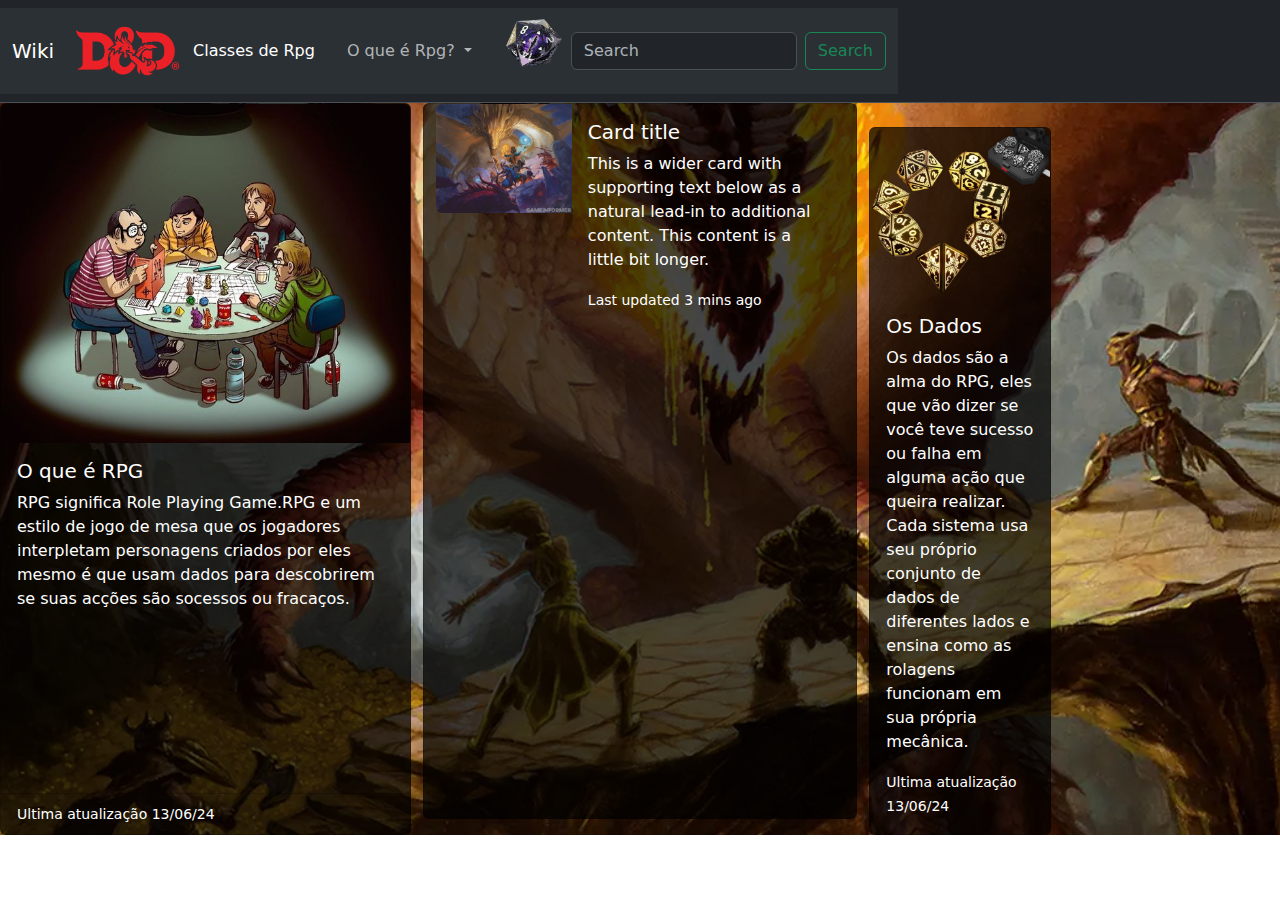
<file: SIte_Feira_CY2-main/SIte_Feira_CY2-main/SIte_Feira_CY2-main/SIte_Feira_CY2-main/SIte_Feira_CY2-main/Site_da_feira/index.html>
<!DOCTYPE html>
<html lang="en">
<head>
    <meta charset="UTF-8">
    <meta name="viewport" content="width=device-width, initial-scale=1.0">
    <title>Wiki D&D</title>
    <link href="https://cdn.jsdelivr.net/npm/bootstrap@5.3.3/dist/css/bootstrap.min.css" rel="stylesheet" integrity="sha384-QWTKZyjpPEjISv5WaRU9OFeRpok6YctnYmDr5pNlyT2bRjXh0JMhjY6hW+ALEwIH" crossorigin="anonymous">
</head>
<body class="corpo">
    <script src="https://cdn.jsdelivr.net/npm/bootstrap@5.3.3/dist/js/bootstrap.bundle.min.js" integrity="sha384-YvpcrYf0tY3lHB60NNkmXc5s9fDVZLESaAA55NDzOxhy9GkcIdslK1eN7N6jIeHz" crossorigin="anonymous"></script>
    <link rel="stylesheet" href="style.css">  

<!--NAV BAR-->

  <nav class="navbar bg-dark border-bottom border-body" data-bs-theme="dark">
    <nav class="navbar navbar-expand-lg bg-body-tertiary">
      <div class="container-fluid">
        <a class="navbar-brand" href="#">Wiki </a>
        <button class="navbar-toggler" type="button" data-bs-toggle="collapse" data-bs-target="#navbarSupportedContent" aria-controls="navbarSupportedContent" aria-expanded="false" aria-label="Toggle navigation">
          <span class="navbar-toggler-icon"></span>
        </button>
        <img src="imagens/logo.png" alt="RPG" width="115" height="60">
        <div class="collapse navbar-collapse" id="navbarSupportedContent">
          <ul class="navbar-nav me-auto mb-2 mb-lg-0">
            <li class="nav-item">
              <a class="nav-link active" aria-current="page" href="#">Classes de Rpg</a>
              <a href="classes.html"></a>
            </li>
            <li class="nav-item">
              <a class="nav-link" href="#"></a>
            </li>
            <li class="nav-item dropdown">
              <a class="nav-link dropdown-toggle" href="#" role="button" data-bs-toggle="dropdown" aria-expanded="false">
                O que é Rpg?
              </a>
              <ul class="dropdown-menu">
                <li><a class="dropdown-item" href="#">O que é?</a></li>
                <li><a class="dropdown-item" href="#">Como jogar?</a></li>
                <li><hr class="dropdown-divider"></li>
                <li><a class="dropdown-item" href="#">O que é precisa?</a></li>
              </ul>
            </li>
            <li class="nav-item">
              <a class="nav-link disabled" aria-disabled="true"></a>
            </li>
          </ul>
          <img src="imagens/dado.png" width="75" height="70">
          <form class="d-flex" role="search">
            <input class="form-control me-2" type="search" placeholder="Search" aria-label="Search">
            <button class="btn btn-outline-success" type="submit">Search</button>
          </form>
        </div>
      </div>
    </nav>
  </nav>

<!--OQUE É RPG-->

      <div class="row row-cols-1 row-cols-md-3 g-4">
        <div class="col">
          <div class="card h-100">
            <img src="imagens/sobre_rpg.jpg " class="card-img-top" alt="Set de dados" style="max-width: 540px;"">
            <div class="card-body">
              <h5 class="card-title">O que é RPG</h5>
              <p class="card-text">RPG significa Role Playing Game.RPG e um estilo de jogo de mesa que os jogadores interpletam personagens criados por eles mesmo é que usam dados para descobrirem se suas acções são socessos ou fracaços.</p>
            </div>
            <div class="card-footer">
              <small class="text-body-secondary">Ultima atualização 13/06/24</small>
            </div>
          </div>
        </div>

<!--OQUE É DND-->

<div class="card mb-3" style="max-width: 600px;" ;>
  <div class="row g-0">
    <div class="col-md-4">
      <img src="imagens/stardew_valley.jpg" class="img-fluid rounded-start" alt="...">
    </div>
    <div class="col-md-8">
      <div class="card-body">
        <h5 class="card-title">Card title</h5>
        <p class="card-text">This is a wider card with supporting text below as a natural lead-in to additional content. This content is a little bit longer.</p>
        <p class="card-text"><small class="text-body-secondary">Last updated 3 mins ago</small></p>
      </div>
    </div>
  </div>
</div>

<!--DADOS-->
        <div class="row row-cols-1 row-cols-md-2 g-4">
          <div class="col">
            <div class="card">
              <img src="imagens/set_dados.png" class="card-img-top" alt="imagem de sessão de rpg" width="200px" height="170px">
              <div class="card-body">
                <h5 class="card-title">Os Dados</h5>
                <p class="card-text">Os dados são a alma do RPG, eles que vão dizer se você teve sucesso ou falha em alguma ação que queira realizar. Cada sistema usa seu próprio conjunto de dados de diferentes lados e ensina como as rolagens funcionam em sua própria mecânica.</p>
                <small class="text-body-secondary">Ultima atualização 13/06/24</small>
              </div>
            </div>
          </div>


<a href="classes.html"></a>

      
</body>
</html>
</file>
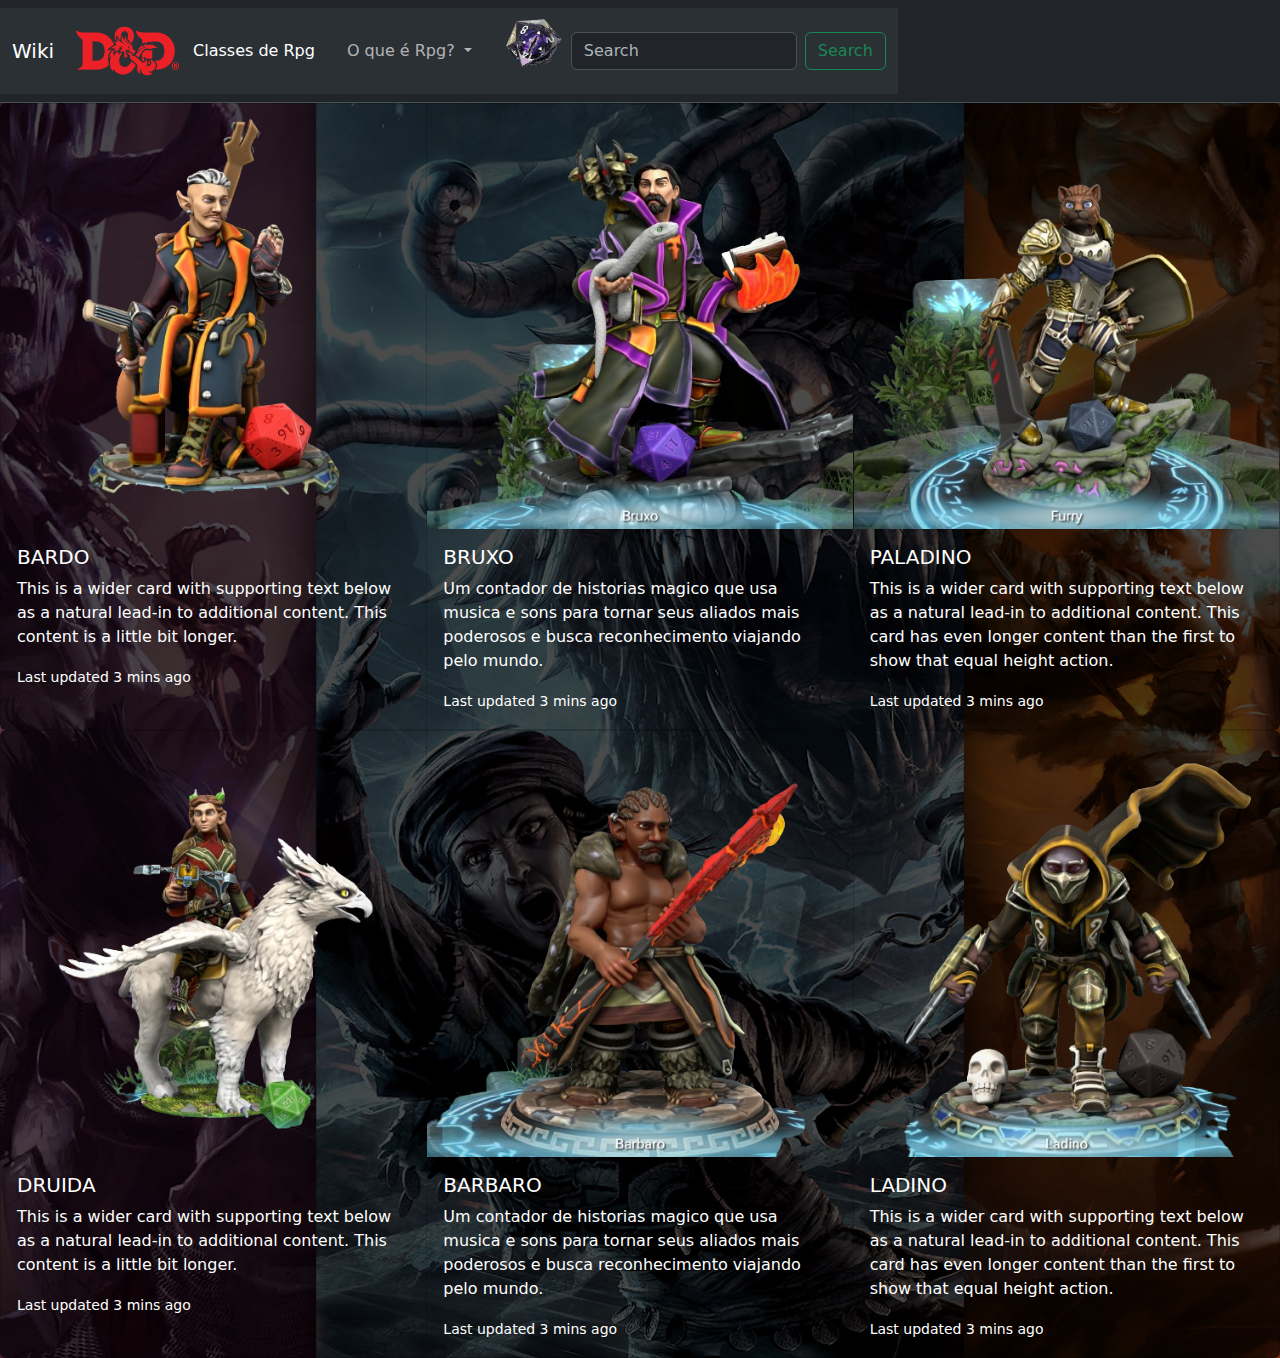
<file: SIte_Feira_CY2-main/SIte_Feira_CY2-main/SIte_Feira_CY2-main/SIte_Feira_CY2-main/SIte_Feira_CY2-main/Site_da_feira/classes.html>
<!DOCTYPE html>
<html lang="en">
<head>
    <meta charset="UTF-8">
    <meta name="viewport" content="width=device-width, initial-scale=1.0">
    <title>Classes</title>
    <link href="https://cdn.jsdelivr.net/npm/bootstrap@5.3.3/dist/css/bootstrap.min.css" rel="stylesheet" integrity="sha384-QWTKZyjpPEjISv5WaRU9OFeRpok6YctnYmDr5pNlyT2bRjXh0JMhjY6hW+ALEwIH" crossorigin="anonymous">

</head>
<body class = "corpoc">
    <script src="https://cdn.jsdelivr.net/npm/bootstrap@5.3.3/dist/js/bootstrap.bundle.min.js" integrity="sha384-YvpcrYf0tY3lHB60NNkmXc5s9fDVZLESaAA55NDzOxhy9GkcIdslK1eN7N6jIeHz" crossorigin="anonymous"></script>
    <link rel="stylesheet" href="style.css">

<!--NAV BAR-->

<nav class="navbar bg-dark border-bottom border-body" data-bs-theme="dark">
  <nav class="navbar navbar-expand-lg bg-body-tertiary">
    <div class="container-fluid">
      <a class="navbar-brand" href="#">Wiki </a>
      <button class="navbar-toggler" type="button" data-bs-toggle="collapse" data-bs-target="#navbarSupportedContent" aria-controls="navbarSupportedContent" aria-expanded="false" aria-label="Toggle navigation">
        <span class="navbar-toggler-icon"></span>
      </button>
      <img src="imagens/logo.png" alt="RPG" width="115" height="60">
      <div class="collapse navbar-collapse" id="navbarSupportedContent">
        <ul class="navbar-nav me-auto mb-2 mb-lg-0">
          <li class="nav-item">
            <a class="nav-link active" aria-current="page" href="#">Classes de Rpg</a>
          </li>
          <li class="nav-item">
            <a class="nav-link" href="#"></a>
          </li>
          <li class="nav-item dropdown">
            <a class="nav-link dropdown-toggle" href="#" role="button" data-bs-toggle="dropdown" aria-expanded="false">
              O que é Rpg?
            </a>
            <ul class="dropdown-menu">
              <li><a class="dropdown-item" href="#">O que é?</a></li>
              <li><a class="dropdown-item" href="#">Como jogar?</a></li>
              <li><hr class="dropdown-divider"></li>
              <li><a class="dropdown-item" href="#">O que é precisa?</a></li>
            </ul>
          </li>
          <li class="nav-item">
            <a class="nav-link disabled" aria-disabled="true"></a>
          </li>
        </ul>
        <img src="imagens/dado.png" width="75" height="70">
        <form class="d-flex" role="search">
          <input class="form-control me-2" type="search" placeholder="Search" aria-label="Search">
          <button class="btn btn-outline-success" type="submit">Search</button>
        </form>
      </div>
    </div>
  </nav>
</nav>

<!--CARD BARDO, BRUXO e PALADINO-->

<div class="card-group">
    <div class="card">
      <img src="imagens/bardo.png" class="card-img-top" alt="Imagem de Bardo" width="50" height="">
      <div class="card-body">
        <h5 class="card-title">BARDO</h5>
        <p class="card-text">This is a wider card with supporting text below as a natural lead-in to additional content. This content is a little bit longer.</p>
        <p class="card-text"><small class="text-body-secondary">Last updated 3 mins ago</small></p>
      </div>
    </div>
    <div class="card">
      <img src="imagens/bruxo.png" class="card-img-top" alt="Imagem de Bruxo">
      <div class="card-body">
        <h5 class="card-title">BRUXO</h5>
        <p class="card-text">Um contador de historias magico que usa musica e sons para tornar seus aliados mais poderosos e busca reconhecimento viajando pelo mundo.</p>
        <p class="card-text"><small class="text-body-secondary">Last updated 3 mins ago</small></p>
      </div>
    </div>
    <div class="card">
      <img src="imagens/paladino.png" class="card-img-top" alt="Imagem de Paladino">
      <div class="card-body">
        <h5 class="card-title">PALADINO</h5>
        <p class="card-text">This is a wider card with supporting text below as a natural lead-in to additional content. This card has even longer content than the first to show that equal height action.</p>
        <p class="card-text"><small class="text-body-secondary">Last updated 3 mins ago</small></p>
      </div>
    </div>
  </div>

<!--CARD DRUIDA, BRUXO e PALADINO-->

  <div class="card-group">
    <div class="card">
      <img src="imagens/druida.png" class="card-img-top" alt="Imagem de Druida" width="50" height="">
      <div class="card-body">
        <h5 class="card-title">DRUIDA</h5>
        <p class="card-text">This is a wider card with supporting text below as a natural lead-in to additional content. This content is a little bit longer.</p>
        <p class="card-text"><small class="text-body-secondary">Last updated 3 mins ago</small></p>
      </div>
    </div>
    <div class="card">
      <img src="imagens/barbaro.png" class="card-img-top" alt="Imagem de barbaro">
      <div class="card-body">
        <h5 class="card-title">BARBARO</h5>
        <p class="card-text">Um contador de historias magico que usa musica e sons para tornar seus aliados mais poderosos e busca reconhecimento viajando pelo mundo.</p>
        <p class="card-text"><small class="text-body-secondary">Last updated 3 mins ago</small></p>
      </div>
    </div>
    <div class="card">
      <img src="imagens/ladino.png" class="card-img-top" alt="Imagem de Paladino">
      <div class="card-body">
        <h5 class="card-title">LADINO</h5>
        <p class="card-text">This is a wider card with supporting text below as a natural lead-in to additional content. This card has even longer content than the first to show that equal height action.</p>
        <p class="card-text"><small class="text-body-secondary">Last updated 3 mins ago</small></p>
      </div>
    </div>
  </div>

</body>
</html>
</file>
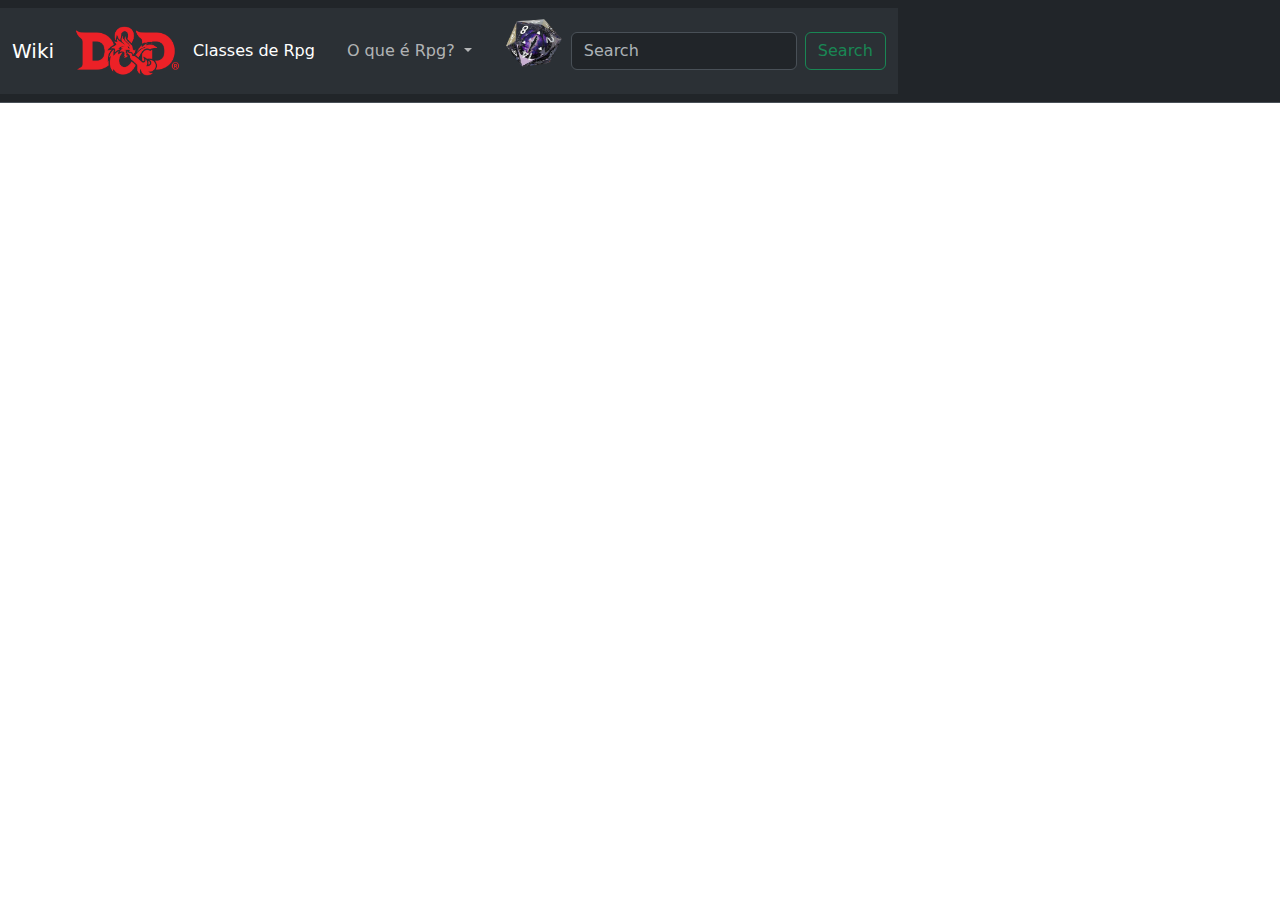
<file: SIte_Feira_CY2-main/SIte_Feira_CY2-main/SIte_Feira_CY2-main/SIte_Feira_CY2-main/SIte_Feira_CY2-main/Site_da_feira/habilidades.html>
<!DOCTYPE html>
<html lang="en">
<head>
    <meta charset="UTF-8">
    <meta name="viewport" content="width=device-width, initial-scale=1.0">
    <title>habilidades</title>
    <link href="https://cdn.jsdelivr.net/npm/bootstrap@5.3.3/dist/css/bootstrap.min.css" rel="stylesheet" integrity="sha384-QWTKZyjpPEjISv5WaRU9OFeRpok6YctnYmDr5pNlyT2bRjXh0JMhjY6hW+ALEwIH" crossorigin="anonymous">

</head>
<body>
    <script src="https://cdn.jsdelivr.net/npm/bootstrap@5.3.3/dist/js/bootstrap.bundle.min.js" integrity="sha384-YvpcrYf0tY3lHB60NNkmXc5s9fDVZLESaAA55NDzOxhy9GkcIdslK1eN7N6jIeHz" crossorigin="anonymous"></script>
    <link rel="stylesheet" href="style.css">

<!--NAV BAR-->

<nav class="navbar bg-dark border-bottom border-body" data-bs-theme="dark">
  <nav class="navbar navbar-expand-lg bg-body-tertiary">
    <div class="container-fluid">
      <a class="navbar-brand" href="#">Wiki </a>
      <button class="navbar-toggler" type="button" data-bs-toggle="collapse" data-bs-target="#navbarSupportedContent" aria-controls="navbarSupportedContent" aria-expanded="false" aria-label="Toggle navigation">
        <span class="navbar-toggler-icon"></span>
      </button>
      <img src="imagens/logo.png" alt="RPG" width="115" height="60">
      <div class="collapse navbar-collapse" id="navbarSupportedContent">
        <ul class="navbar-nav me-auto mb-2 mb-lg-0">
          <li class="nav-item">
            <a class="nav-link active" aria-current="page" href="#">Classes de Rpg</a>
          </li>
          <li class="nav-item">
            <a class="nav-link" href="#"></a>
          </li>
          <li class="nav-item dropdown">
            <a class="nav-link dropdown-toggle" href="#" role="button" data-bs-toggle="dropdown" aria-expanded="false">
              O que é Rpg?
            </a>
            <ul class="dropdown-menu">
              <li><a class="dropdown-item" href="#">O que é?</a></li>
              <li><a class="dropdown-item" href="#">Como jogar?</a></li>
              <li><hr class="dropdown-divider"></li>
              <li><a class="dropdown-item" href="#">O que é precisa?</a></li>
            </ul>
          </li>
          <li class="nav-item">
            <a class="nav-link disabled" aria-disabled="true"></a>
          </li>
        </ul>
        <img src="imagens/dado.png" width="75" height="70">
        <form class="d-flex" role="search">
          <input class="form-control me-2" type="search" placeholder="Search" aria-label="Search">
          <button class="btn btn-outline-success" type="submit">Search</button>
        </form>
      </div>
    </div>
  </nav>
</nav>
  
</body>
</html>
</file>
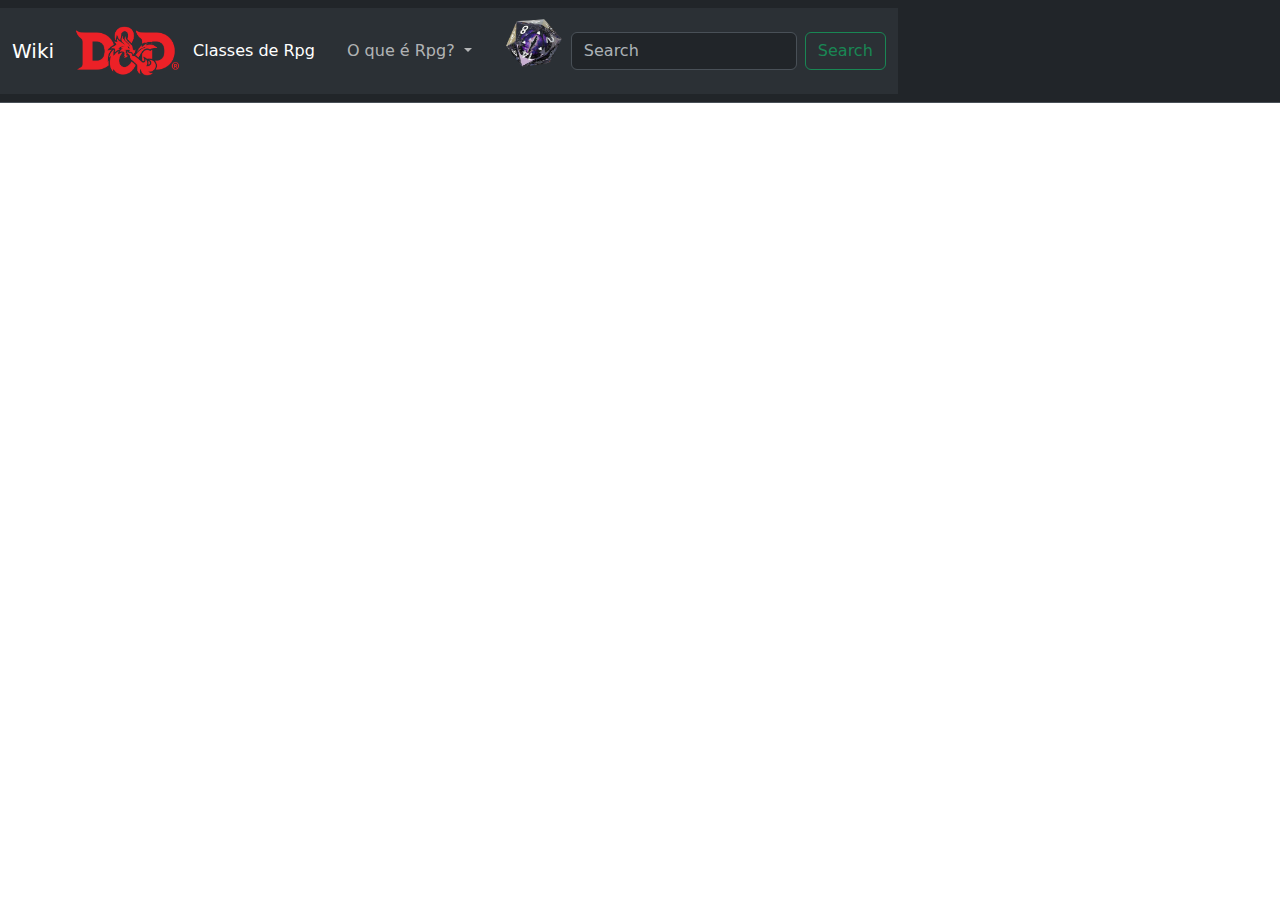
<file: SIte_Feira_CY2-main/SIte_Feira_CY2-main/SIte_Feira_CY2-main/SIte_Feira_CY2-main/SIte_Feira_CY2-main/Site_da_feira/rpg.html>
<!DOCTYPE html>
<html lang="en">
<head>
    <meta charset="UTF-8">
    <meta name="viewport" content="width=device-width, initial-scale=1.0">
    <title>rpg</title>
    <link href="https://cdn.jsdelivr.net/npm/bootstrap@5.3.3/dist/css/bootstrap.min.css" rel="stylesheet" integrity="sha384-QWTKZyjpPEjISv5WaRU9OFeRpok6YctnYmDr5pNlyT2bRjXh0JMhjY6hW+ALEwIH" crossorigin="anonymous">

</head>
<body>
    <script src="https://cdn.jsdelivr.net/npm/bootstrap@5.3.3/dist/js/bootstrap.bundle.min.js" integrity="sha384-YvpcrYf0tY3lHB60NNkmXc5s9fDVZLESaAA55NDzOxhy9GkcIdslK1eN7N6jIeHz" crossorigin="anonymous"></script>
    <link rel="stylesheet" href="style.css">

    <!--NAV BAR-->

<!--NAV BAR-->

<nav class="navbar bg-dark border-bottom border-body" data-bs-theme="dark">
  <nav class="navbar navbar-expand-lg bg-body-tertiary">
    <div class="container-fluid">
      <a class="navbar-brand" href="#">Wiki </a>
      <button class="navbar-toggler" type="button" data-bs-toggle="collapse" data-bs-target="#navbarSupportedContent" aria-controls="navbarSupportedContent" aria-expanded="false" aria-label="Toggle navigation">
        <span class="navbar-toggler-icon"></span>
      </button>
      <img src="imagens/logo.png" alt="RPG" width="115" height="60">
      <div class="collapse navbar-collapse" id="navbarSupportedContent">
        <ul class="navbar-nav me-auto mb-2 mb-lg-0">
          <li class="nav-item">
            <a class="nav-link active" aria-current="page" href="#">Classes de Rpg</a>
          </li>
          <li class="nav-item">
            <a class="nav-link" href="#"></a>
          </li>
          <li class="nav-item dropdown">
            <a class="nav-link dropdown-toggle" href="#" role="button" data-bs-toggle="dropdown" aria-expanded="false">
              O que é Rpg?
            </a>
            <ul class="dropdown-menu">
              <li><a class="dropdown-item" href="#">O que é?</a></li>
              <li><a class="dropdown-item" href="#">Como jogar?</a></li>
              <li><hr class="dropdown-divider"></li>
              <li><a class="dropdown-item" href="#">O que é precisa?</a></li>
            </ul>
          </li>
          <li class="nav-item">
            <a class="nav-link disabled" aria-disabled="true"></a>
          </li>
        </ul>
        <img src="imagens/dado.png" width="75" height="70">
        <form class="d-flex" role="search">
          <input class="form-control me-2" type="search" placeholder="Search" aria-label="Search">
          <button class="btn btn-outline-success" type="submit">Search</button>
        </form>
      </div>
    </div>
  </nav>
</nav>
  
</body>
</html>
</file>
<file: SIte_Feira_CY2-main/SIte_Feira_CY2-main/SIte_Feira_CY2-main/SIte_Feira_CY2-main/SIte_Feira_CY2-main/Site_da_feira/style.css>
.corpo{
    background-image: url('imagens/wp_dnd.jpeg');
    background-position: center; /* Center the image */
  background-repeat: no-repeat; /* Do not repeat the image */
  background-size: cover; /* Resize the background image to cover the entire container */
}

.butao2 {
    background-color: blueviolet;
}

.corpoc{
  background-image: url('imagens/wp_classes.jpg');
  background-position: center; 
  background-repeat: no-repeat; 
  background-size: cover; 
}

.card{
  background: rgba(0, 0, 0, 0.705);
}

.card-text{
  color: white;
}

.card-title{
  color: white;
}

.text-body-secondary{
  color: white !important;
}
</file>
